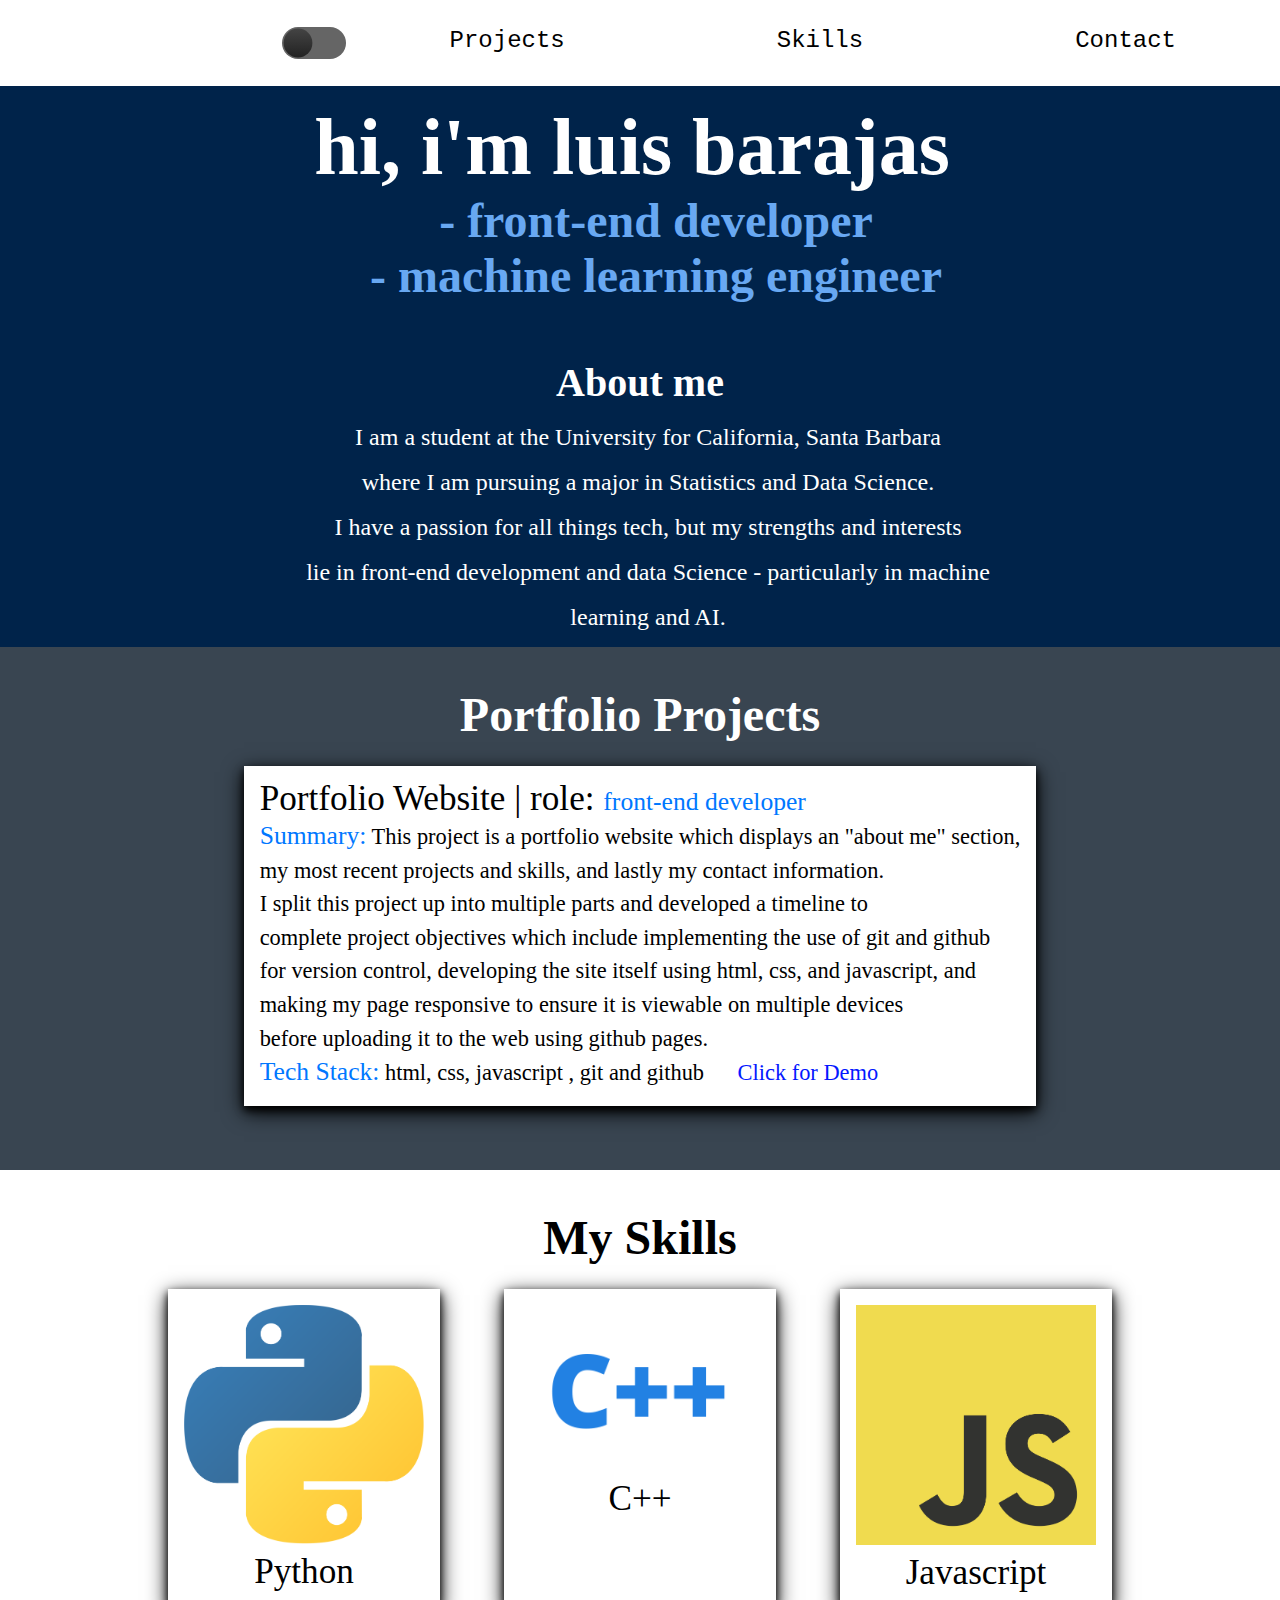
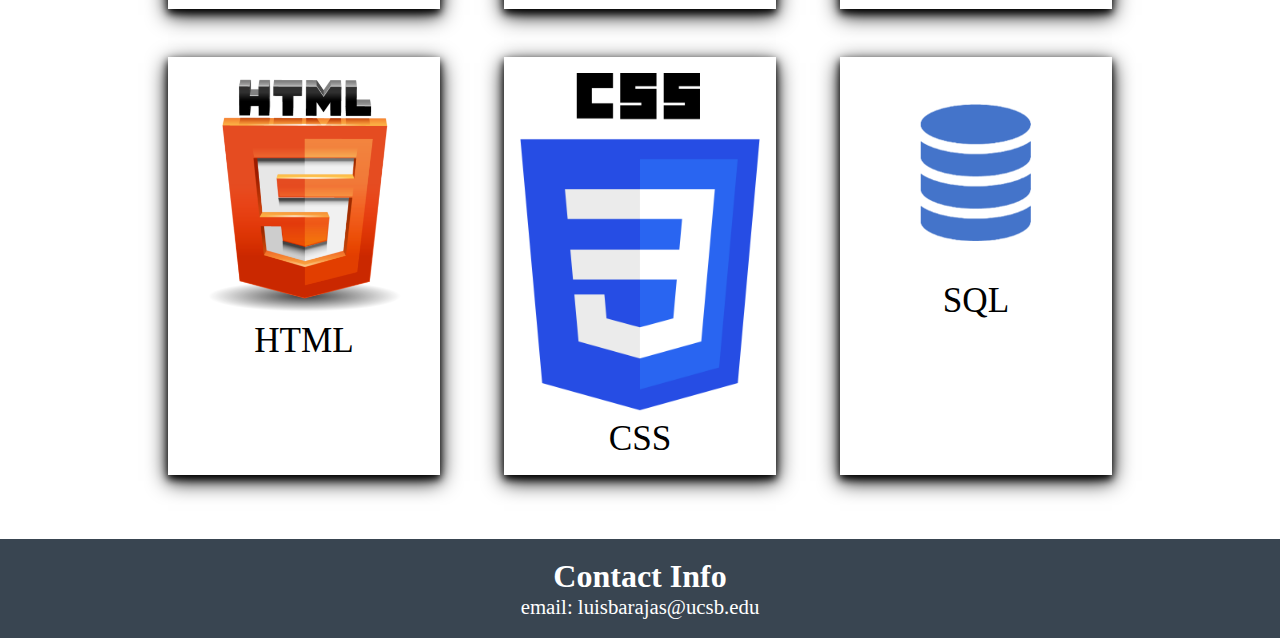
<file: index.html>
<!DOCTYPE html>
<html lang="en">
<head>
	<meta charset="UTF-8">
	<meta http-equiv="X-UA-Compatible" content="IE=edge">
	<meta name="viewport" content="width=device-width, initial-scale=1.0">
	<link rel="stylesheet" href="main_css.css">
	<title>Luis' Portfolio</title>
</head>
<body>
	
	<!-- Navigation -->
	<nav>
		<div id="toggle">
			<i class="indicator"></i>
		</div>
		<div id = "links">
			<a href=#Proj>Projects</a>
			<a href=#Skills>Skills</a>
			<a href=#Contact>Contact</a>
		</div>
	</nav>

	<!-- Introduction -->
	<div id="Intro">
		<!-- <div class="content"> -->
			<div class="title">
				<h1 class="white">hi, i'm luis barajas</h1>
				<h2> &emsp;- front-end developer</h2>
				<h2> &emsp;- machine learning engineer</h2>
			</div>
			<div class="about-me">
				<h1 class="white title">About me</h1><br>
				<p>I am a student at the University for California, Santa Barbara </p><br>
				<p>where I am pursuing a major in Statistics and Data Science. </p><br>
				<p>I have a passion for all things tech, but my strengths and interests</p><br>
				<p>lie in front-end development and data Science - particularly in machine</p><br>
				<p>learning and AI.</p>
			</div>
		<!-- </div> -->
	</div>

	<!--Projects -->
	<div id="Proj">
		<h2>Portfolio Projects</h2>
		<div id="Projects" class="Proj-container">
			<div class="Project">
				<div class = "text">
					<p class="p1">Portfolio Website | role: <span>front-end developer</span></p>
					<!-- <p class="p2">Summary: In this project I...
						<br><br>- Set up a timeline to complete project objectives
						<br><br>- Drafted the appearance of my website
						<br><br>- Used git and github in Visual Studio Code for version control
						<br><br>- Built a website using HTML and CSS
						<br><br>- Implemented interactive features to my website using java script
						<br><br>- Made my page responsive to ensure it is viewable on multiple devices
						<br><br>- Deployed my site to the web using github pages
						</p> -->

					<p class="p2"><span>Summary:</span> This project is a portfolio website which displays an "about me" section,</p>
					<p>my most recent projects and skills, and lastly my contact information.</p>
					<p>I split this project up into multiple parts and developed a timeline to</p>
					<p>complete project objectives which include implementing the use of git and github</p>
					<p>for version control, developing the site itself using html, css, and javascript, and</p>
					<p>making my page responsive to ensure it is viewable on multiple devices</p>
					<p>before uploading it to the web using github pages.</p>

					<p class="p3"><span>Tech Stack:</span> html, css, javascript , git and github&emsp;<a href="https://luibaraj.github.io/Portfolio-Website/">Click for Demo</a></p>
				</div>
				<div class="Proj-img">
					<img src="screen-with-code-1024x683.jpg" alt="image with html">
				</div>
			</div>
		</div>
	</div>

	<!-- Skills -->
	<div id="Skills">
		<h2>My Skills</h2>
		<div class="Card-container">
			<div class="Card">
				<div class="Skills-img">
					<img src="Python_logo_icon.png" alt="Python">
				</div>
				<div class="Skills-text">
					<p>Python</p>
				</div>
			</div>
			<div class="Card">
				<div class="Skills-img">
					<img src="C-PNG-Clipart.webp" alt="Python">
				</div>
				<div class="Skills-text">
					<p>C++</p>
				</div>
			</div>
			<div class="Card">
				<div class="Skills-img">
					<img src="JavaScript_Logo.png" alt="Python">
				</div>
				<div class="Skills-text">
					<p>Javascript</p>
				</div>
			</div>
		</div>
		<div class="Card-container">
			<div class="Card">
				<div class="Skills-img">
					<img src="html5-logo-png-transparent-5.png" alt="Python">
				</div>
				<div class="Skills-text">
					<p>HTML</p>
				</div>
			</div>
			<div class="Card">
				<div class="Skills-img">
					<img src="css-3-logo-png-transparent.png" alt="Python">
				</div>
				<div class="Skills-text">
					<p>CSS</p>
				</div>
			</div>
			<div class="Card">
				<div class="Skills-img">
					<img src="sql.webp" alt="Python">
				</div>
				<div class="Skills-text">
					<p>SQL</p>
				</div>
			</div>
		</div>

		<!-- Card-container for screen <=923px -->
		<div class="Card-container pair">
			<div class="Card">
				<div class="Skills-img">
					<img src="Python_logo_icon.png" alt="Python">
				</div>
				<div class="Skills-text">
					<p>Python</p>
				</div>
			</div>
			<div class="Card">
				<div class="Skills-img">
					<img src="C-PNG-Clipart.webp" alt="Python">
				</div>
				<div class="Skills-text">
					<p>C++</p>
				</div>
			</div>
		</div>
		<div class="Card-container pair">
			<div class="Card">
				<div class="Skills-img">
					<img src="JavaScript_Logo.png" alt="Python">
				</div>
				<div class="Skills-text">
					<p>Javascript</p>
				</div>
			</div>
			<div class="Card">
				<div class="Skills-img">
					<img src="html5-logo-png-transparent-5.png" alt="Python">
				</div>
				<div class="Skills-text">
					<p>HTML</p>
				</div>
			</div>
		</div>
		<div class="Card-container pair">
			<div class="Card">
				<div class="Skills-img">
					<img src="css-3-logo-png-transparent.png" alt="Python">
				</div>
				<div class="Skills-text">
					<p>CSS</p>
				</div>
			</div>
			<div class="Card">
				<div class="Skills-img">
					<img src="sql.webp" alt="Python">
				</div>
				<div class="Skills-text">
					<p>SQL</p>
				</div>
			</div>
		</div>

		<!-- Card-container for screen <=624px -->
		<div class="Card-container single">
			<div class="Card">
				<div class="Skills-img">
					<img src="Python_logo_icon.png" alt="Python">
				</div>
				<div class="Skills-text">
					<p>Python</p>
				</div>
			</div>
		</div>
		<div class="Card-container single">
			<div class="Card">
				<div class="Skills-img">
					<img src="C-PNG-Clipart.webp" alt="Python">
				</div>
				<div class="Skills-text">
					<p>C++</p>
				</div>
			</div>
		</div>
		<div class="Card-container single">
			<div class="Card">
				<div class="Skills-img">
					<img src="JavaScript_Logo.png" alt="Python">
				</div>
				<div class="Skills-text">
					<p>Javascript</p>
				</div>
			</div>
		</div>
		<div class="Card-container single">
			<div class="Card">
				<div class="Skills-img">
					<img src="html5-logo-png-transparent-5.png" alt="Python">
				</div>
				<div class="Skills-text">
					<p>HTML</p>
				</div>
			</div>
		</div>
		<div class="Card-container single">
			<div class="Card">
				<div class="Skills-img">
					<img src="css-3-logo-png-transparent.png" alt="Python">
				</div>
				<div class="Skills-text">
					<p>CSS</p>
				</div>
			</div>
		</div>
		<div class="Card-container single">
			<div class="Card">
				<div class="Skills-img">
					<img src="sql.webp" alt="Python">
				</div>
				<div class="Skills-text">
					<p>SQL</p>
				</div>
			</div>
		</div>

	</div>

	<!-- Contact -->
	<div id="Contact">
		<h2>Contact Info</h2>
		<p>email: luisbarajas@ucsb.edu</p>
	</div>


	<!-- Script for toggle -->
	<script>
		const toggle = document.getElementById('toggle');
		const nav = document.querySelector('nav');
		const links = document.getElementById('links');
		const projects = document.getElementById('Projects');
		const projectDiv = document.getElementById('Proj');
		const intro = document.getElementById('Intro');
		const skills = document.getElementById('Skills');
		const contact = document.getElementById('Contact');
		toggle.onclick = function() {
			toggle.classList.toggle('active');
			nav.classList.toggle('active');
			links.classList.toggle('active');
			projects.classList.toggle('active');
			projectDiv.classList.toggle('active');
			intro.classList.toggle('active');
			skills.classList.toggle('active');
			contact.classList.toggle('active');
		}
	</script>

</body>
</html>
</file>
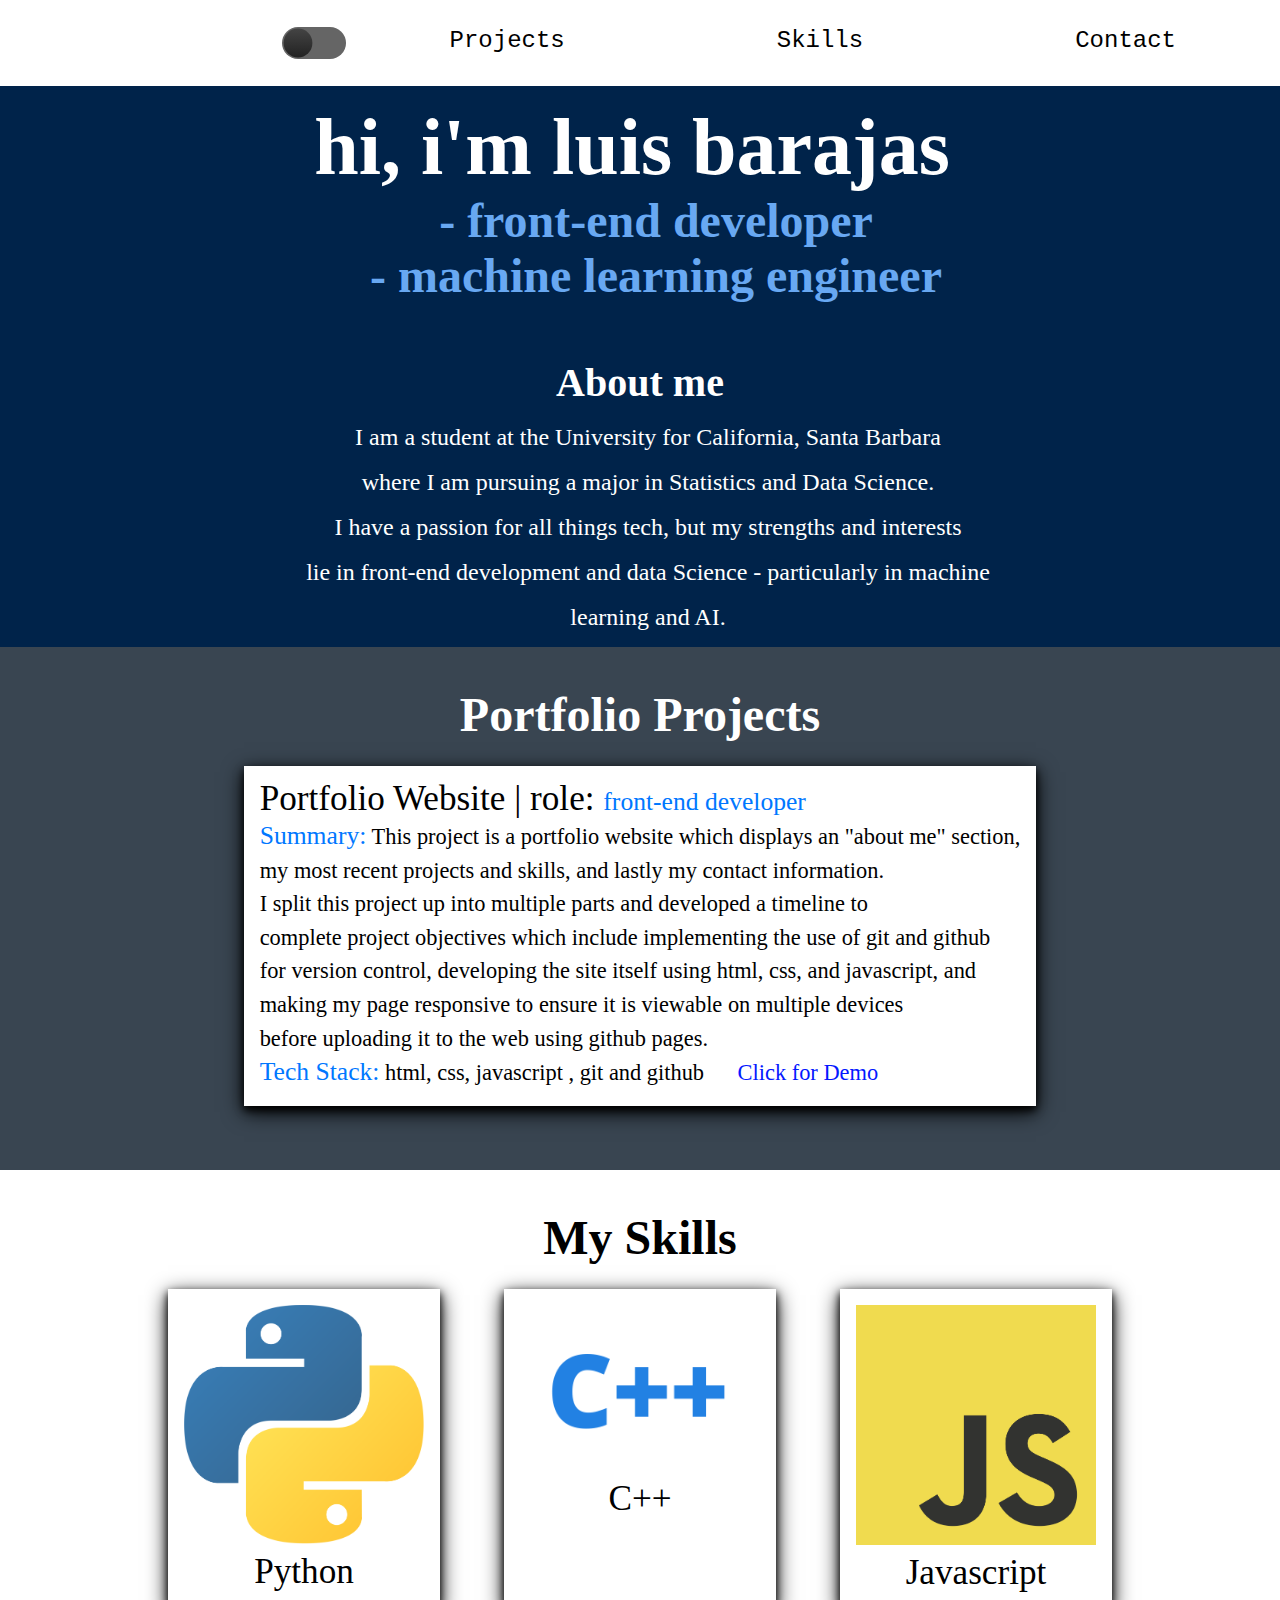
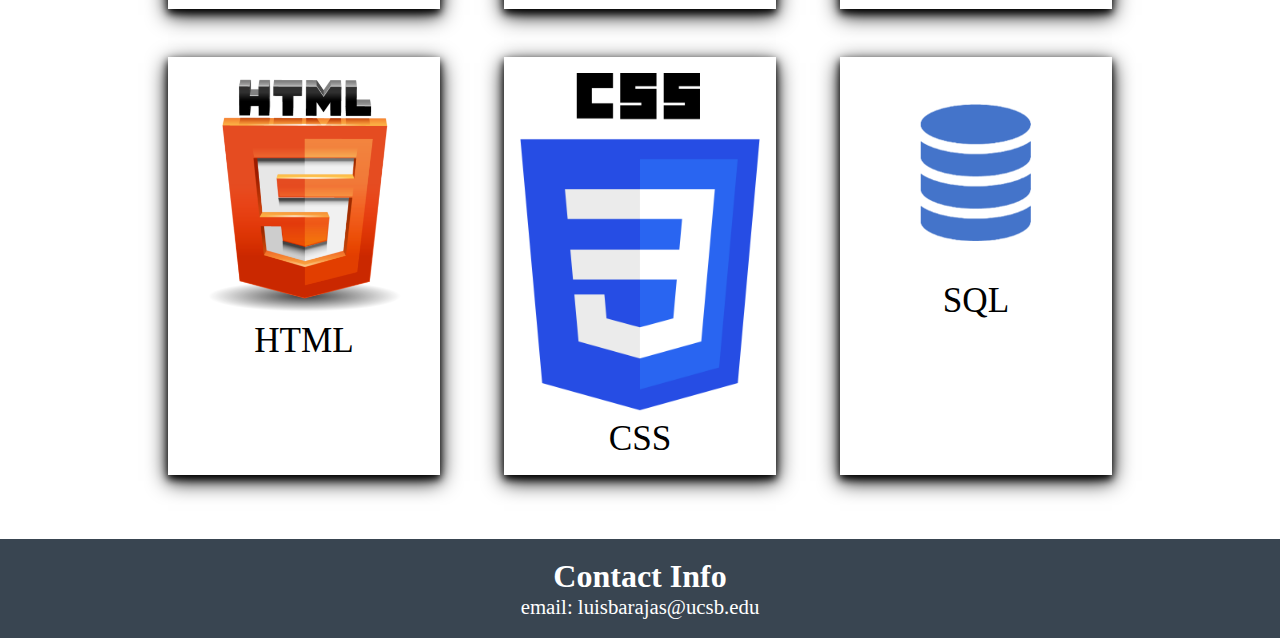
<file: main.html>
<!DOCTYPE html>
<html lang="en">
<head>
	<meta charset="UTF-8">
	<meta http-equiv="X-UA-Compatible" content="IE=edge">
	<meta name="viewport" content="width=device-width, initial-scale=1.0">
	<link rel="stylesheet" href="main_css.css">
	<title>Luis' Portfolio</title>
</head>
<body>
	
	<!-- Navigation -->
	<nav>
		<div id="toggle">
			<i class="indicator"></i>
		</div>
		<div id = "links">
			<a href=#Proj>Projects</a>
			<a href=#Skills>Skills</a>
			<a href=#Contact>Contact</a>
		</div>
	</nav>

	<!-- Introduction -->
	<div id="Intro">
		<!-- <div class="content"> -->
			<div class="title">
				<h1 class="white">hi, i'm luis barajas</h1>
				<h2> &emsp;- front-end developer</h2>
				<h2> &emsp;- machine learning engineer</h2>
			</div>
			<div class="about-me">
				<h1 class="white title">About me</h1><br>
				<p>I am a student at the University for California, Santa Barbara </p><br>
				<p>where I am pursuing a major in Statistics and Data Science. </p><br>
				<p>I have a passion for all things tech, but my strengths and interests</p><br>
				<p>lie in front-end development and data Science - particularly in machine</p><br>
				<p>learning and AI.</p>
			</div>
		<!-- </div> -->
	</div>

	<!--Projects -->
	<div id="Proj">
		<h2>Portfolio Projects</h2>
		<div id="Projects" class="Proj-container">
			<div class="Project">
				<div class = "text">
					<p class="p1">Portfolio Website | role: <span>front-end developer</span></p>
					<!-- <p class="p2">Summary: In this project I...
						<br><br>- Set up a timeline to complete project objectives
						<br><br>- Drafted the appearance of my website
						<br><br>- Used git and github in Visual Studio Code for version control
						<br><br>- Built a website using HTML and CSS
						<br><br>- Implemented interactive features to my website using java script
						<br><br>- Made my page responsive to ensure it is viewable on multiple devices
						<br><br>- Deployed my site to the web using github pages
						</p> -->

					<p class="p2"><span>Summary:</span> This project is a portfolio website which displays an "about me" section,</p>
					<p>my most recent projects and skills, and lastly my contact information.</p>
					<p>I split this project up into multiple parts and developed a timeline to</p>
					<p>complete project objectives which include implementing the use of git and github</p>
					<p>for version control, developing the site itself using html, css, and javascript, and</p>
					<p>making my page responsive to ensure it is viewable on multiple devices</p>
					<p>before uploading it to the web using github pages.</p>

					<p class="p3"><span>Tech Stack:</span> html, css, javascript , git and github&emsp;<a href="#Proj">Click for Demo</a></p>
				</div>
				<div class="Proj-img">
					<img src="screen-with-code-1024x683.jpg" alt="image with html">
				</div>
			</div>
		</div>
	</div>

	<!-- Skills -->
	<div id="Skills">
		<h2>My Skills</h2>
		<div class="Card-container">
			<div class="Card">
				<div class="Skills-img">
					<img src="Python_logo_icon.png" alt="Python">
				</div>
				<div class="Skills-text">
					<p>Python</p>
				</div>
			</div>
			<div class="Card">
				<div class="Skills-img">
					<img src="C-PNG-Clipart.webp" alt="Python">
				</div>
				<div class="Skills-text">
					<p>C++</p>
				</div>
			</div>
			<div class="Card">
				<div class="Skills-img">
					<img src="JavaScript_Logo.png" alt="Python">
				</div>
				<div class="Skills-text">
					<p>Javascript</p>
				</div>
			</div>
		</div>
		<div class="Card-container">
			<div class="Card">
				<div class="Skills-img">
					<img src="html5-logo-png-transparent-5.png" alt="Python">
				</div>
				<div class="Skills-text">
					<p>HTML</p>
				</div>
			</div>
			<div class="Card">
				<div class="Skills-img">
					<img src="css-3-logo-png-transparent.png" alt="Python">
				</div>
				<div class="Skills-text">
					<p>CSS</p>
				</div>
			</div>
			<div class="Card">
				<div class="Skills-img">
					<img src="sql.webp" alt="Python">
				</div>
				<div class="Skills-text">
					<p>SQL</p>
				</div>
			</div>
		</div>

		<!-- Card-container for screen <=923px -->
		<div class="Card-container pair">
			<div class="Card">
				<div class="Skills-img">
					<img src="Python_logo_icon.png" alt="Python">
				</div>
				<div class="Skills-text">
					<p>Python</p>
				</div>
			</div>
			<div class="Card">
				<div class="Skills-img">
					<img src="C-PNG-Clipart.webp" alt="Python">
				</div>
				<div class="Skills-text">
					<p>C++</p>
				</div>
			</div>
		</div>
		<div class="Card-container pair">
			<div class="Card">
				<div class="Skills-img">
					<img src="JavaScript_Logo.png" alt="Python">
				</div>
				<div class="Skills-text">
					<p>Javascript</p>
				</div>
			</div>
			<div class="Card">
				<div class="Skills-img">
					<img src="html5-logo-png-transparent-5.png" alt="Python">
				</div>
				<div class="Skills-text">
					<p>HTML</p>
				</div>
			</div>
		</div>
		<div class="Card-container pair">
			<div class="Card">
				<div class="Skills-img">
					<img src="css-3-logo-png-transparent.png" alt="Python">
				</div>
				<div class="Skills-text">
					<p>CSS</p>
				</div>
			</div>
			<div class="Card">
				<div class="Skills-img">
					<img src="sql.webp" alt="Python">
				</div>
				<div class="Skills-text">
					<p>SQL</p>
				</div>
			</div>
		</div>

		<!-- Card-container for screen <=624px -->
		<div class="Card-container single">
			<div class="Card">
				<div class="Skills-img">
					<img src="Python_logo_icon.png" alt="Python">
				</div>
				<div class="Skills-text">
					<p>Python</p>
				</div>
			</div>
		</div>
		<div class="Card-container single">
			<div class="Card">
				<div class="Skills-img">
					<img src="C-PNG-Clipart.webp" alt="Python">
				</div>
				<div class="Skills-text">
					<p>C++</p>
				</div>
			</div>
		</div>
		<div class="Card-container single">
			<div class="Card">
				<div class="Skills-img">
					<img src="JavaScript_Logo.png" alt="Python">
				</div>
				<div class="Skills-text">
					<p>Javascript</p>
				</div>
			</div>
		</div>
		<div class="Card-container single">
			<div class="Card">
				<div class="Skills-img">
					<img src="html5-logo-png-transparent-5.png" alt="Python">
				</div>
				<div class="Skills-text">
					<p>HTML</p>
				</div>
			</div>
		</div>
		<div class="Card-container single">
			<div class="Card">
				<div class="Skills-img">
					<img src="css-3-logo-png-transparent.png" alt="Python">
				</div>
				<div class="Skills-text">
					<p>CSS</p>
				</div>
			</div>
		</div>
		<div class="Card-container single">
			<div class="Card">
				<div class="Skills-img">
					<img src="sql.webp" alt="Python">
				</div>
				<div class="Skills-text">
					<p>SQL</p>
				</div>
			</div>
		</div>

	</div>

	<!-- Contact -->
	<div id="Contact">
		<h2>Contact Info</h2>
		<p>email: luisbarajas@ucsb.edu</p>
	</div>


	<!-- Script for toggle -->
	<script>
		const toggle = document.getElementById('toggle');
		const nav = document.querySelector('nav');
		const links = document.getElementById('links');
		const projects = document.getElementById('Projects');
		const projectDiv = document.getElementById('Proj');
		const intro = document.getElementById('Intro');
		const skills = document.getElementById('Skills');
		const contact = document.getElementById('Contact');
		toggle.onclick = function() {
			toggle.classList.toggle('active');
			nav.classList.toggle('active');
			links.classList.toggle('active');
			projects.classList.toggle('active');
			projectDiv.classList.toggle('active');
			intro.classList.toggle('active');
			skills.classList.toggle('active');
			contact.classList.toggle('active');
		}
	</script>

</body>
</html>
</file>
<file: main_css.css>
/* * {
	border: red solid 1px;
} */


/* BASE */
* {
	box-sizing: border-box;
	padding: 0;
	margin: 0;
}

/* LAYOUT - Each one is its own row */
nav,
#Intro,
#Proj,
#Skills,
#Contact {
	/* border: red solid 1px; */
	display: flex;
}

/* headings */


/* NAV - styling */
nav {
	display: flex;
	justify-content: flex-end;
	padding-top: 1.7rem;
	padding-bottom: 1.7rem;
	transition: .5s;
}

nav #links a {
	text-decoration: none;
	padding: 6.5rem;
	font-size: 1.5rem;
	font-family: monospace;
	color: black;
	transition: .5s;
}

#toggle {
	position: relative;
	display: block;
	width: 4rem;
	height: 2rem;
	border-radius: 2rem;
	background: rgb(101, 101, 101);
	transition: .5s;
	cursor: pointer;
}

#toggle .indicator {
	position: absolute;
	top: 0;
	left: 0;
	width: 2rem;
	height: 2rem;
	background: linear-gradient(to bottom, #444, #222);
	border-radius: 50%;
	transition: .5s;
	transform: scale(.9);

}

/* DARK mode */
#toggle.active .indicator {
	left: 2rem;
	background: linear-gradient(to bottom, #eaeaea, #f9f9f9);
}

nav.active {
	background-color: black;
}

nav #links.active a {
	color: white;
}


/* ROW - v1 color */
#Intro {
	background-color: #00234A;
	color: white;
}

/* ROW - v2 color */

#Contact,
#Proj {
	background-color: #394551;
	color: white;
}


/* INTRO - syling */

#Intro {
    padding-top: 6rem;
	transition: .5s;
	
}

#Intro  {
	display: flex;
    position: relative;
	justify-content: center;
}

.white {
	color: white;
}

#Intro .title {
	margin-right: 2.5rem;
}

#Intro  .title h1 {
    font-size: 5rem;
}

#Intro  .title h2 {
    font-size: 3rem;
}

#Intro  .about-me {
    position: relative;
    bottom: 3rem;
	margin-left: 2.5rem;

}

#Intro  .about-me .title,
#Intro  .about-me p {
	text-align: center;
}

#Intro  .about-me p{
	font-size: 1.5rem;
}

#Intro .about-me .title {
	font-size: 2.5rem;
}

#Intro .title h2 {
	color: #68a8f2;
}

/* DARK MODE - intro */

#Intro.active {
	background-color: #00162e;
}

/* PROJ - styling */
#Proj {
    padding-top: 2.5rem;
    padding-bottom: 2.5rem;
    flex-direction: column;
    align-items: center;
	transition: .5s;
	
}

#Proj h2 {
	font-size: 3rem;
}

#Proj .Proj-container .Project {
    display: flex;
    background-color: white;
    color: black;
    margin-top: 1.5rem;
    margin-bottom: 1.5rem;
	margin: 1.5rem .725rem 1.5rem .725rem;
	box-shadow: 0 4px 8px 0 black, 0 6px 20px 0 black;
	padding: 1rem;
	transition: .5s;
}

#Proj .Proj-container .Project .text .p1{
	font-size: 2.2rem;
}

#Proj .Proj-container .Project .text .p1 span,
#Proj .Proj-container .Project .text .p2 span,
#Proj .Proj-container .Project .text .p3 span {
	font-size: 1.6rem;
	color: #0077ff;
}

#Proj .Proj-container .Project .text p {
    font-size: 1.4rem;
    line-height: 2.1rem;
}

#Proj .Proj-container .Project .text .p3 a{
	text-decoration:none;
	color: #0418ff;
	/* background-color: #00234A; */
	/* border: #00234A solid .1rem; */
	padding: .7rem;
	/* border-radius: .7rem; */
	/* box-shadow: 0 4px 8px 0 black, 0 6px 20px 0 black; */
}

#Proj .Proj-container .Project .Proj-img {
	margin-left: 1rem;
	width: auto;
	height: 20rem;
}

#Proj .Proj-container .Project .Proj-img img {
	max-width: 100%;
	max-height: 100%;
}

/* DARK mode for Proj */
#Proj .Proj-container.active .Project {
	color: white;
	background-color: black;
	box-shadow: 0 4px 8px 0 rgb(0 0 0), 0 6px 20px 0 rgb(118 118 118);
}

#Proj.active {
	background-color: #13161a;
}

#Proj .Proj-container.active .Project .text .p3 a {
	color: #8abffb;
}

/* SKILLS - styling */

#Skills {
	align-items: center;
    padding-top: 2.5rem;
    padding-bottom: 2.5rem;
	flex-direction: column;
	transition: .5s;
}

#Skills h2 {
	font-size: 3rem;
	transition: .5s;
}

#Skills .Card-container {
	margin-top: 1.5rem;
	margin-top: 1.5rem;
    display: flex;
    /* justify-content: space-evenly; */
}

#Skills .Card-container .Card {
    box-shadow: 0 4px 8px 0 black, 0 6px 20px 0 black;
    margin-left: 2rem;
    margin-right: 2rem;
    padding: 1rem;
    margin-bottom: 1.5rem;
	transition: .5s;
}

#Skills .Card-container .Card .Skills-img img {
	max-width: 100%;
	max-height: 100%;
}
#Skills .Card-container .Card .Skills-img {
    width: 15rem;
    height: auto;
    display: flex;
    justify-content: center;
}

#Skills .Card-container .Card .Skills-text p {
    text-align: center;
    font-size: 2.2rem;
    margin-top: .5rem;
	transition: .5s;
}

#Skills .Card-container.pair,
#Skills .Card-container.single {
	display: none;
}

/* DARK MODE - skills */

#Skills.active {
	background-color: #1e2c3e;
}

#Skills.active h2 {
	color: white;
}

#Skills.active .Card-container .Card {
	background-color: #394551;
}

#Skills.active .Card-container .Card .Skills-text p {
	color: white;
}

/* CONTACT - styling */
#Contact {
	padding-top: 1.2rem;
    padding-bottom: 1.2rem;
	flex-direction: column;
	align-items: center;
	transition: .5s;
}

#Contact h2 {
	font-size: 2rem;
}

#Contact p {
	font-size: 1.3rem;
}

/* DARK MODE - contact */
#Contact.active {
	background-color: #13161a;
}



/* RESPONSIVE DESIGN */

/* Less than 1459px */

@media only screen and (max-width: 1459px) {
	#Intro .title {
		margin-right: 1rem;
	}

	#Intro .about-me {
		margin-left: 1rem;
	}

}

/* Less than 1406 */

@media only screen and (max-width: 1406px) {
	#Intro {
		flex-direction: column;
		padding-top: 1rem;
    	padding-bottom: 1rem;
	}

	#Intro .about-me {
		bottom: 0;
		padding-top: 3.5rem;
	}

	#Intro .title h1,
	#Intro .title h2 {
		text-align: center;
	}
}

/* Less than 1333px */

@media only screen and (max-width: 1333px) {

	.Proj-img {
		display: none;
	}
}

@media only screen and (max-width: 1000px) {

	nav #links a {
		padding: 6.5rem 1.5rem 6.5rem 1.5rem;
	}

	#Skills .Card-container .Card {
		margin-left: 1rem;
		margin-right : 1rem;
	}
}

/* Less than 923 */

@media only screen and (max-width: 923px) {
	#Skills .Card-container {
		display: none;
	}

	#Skills .Card-container.pair {
		display: flex;
	}
}

/* Less than 624px */

@media only screen and (max-width: 624px) {
	#Skills .Card-container.pair {
		display: none;
	}

	#Skills .Card-container.single {
		display: flex;
	}
}

/* Less than 530px */

@media only screen and (max-width: 530px) {

	nav {
		flex-direction: column;
		align-items: center;
	}

	nav #links {
		display: flex;
		flex-direction: column;
	}

	nav #links a {
		padding: .5rem 0 .5rem 0;
	}

	#Intro .title h2 {
		font-size: 2.7rem;
	}
}
</file>
